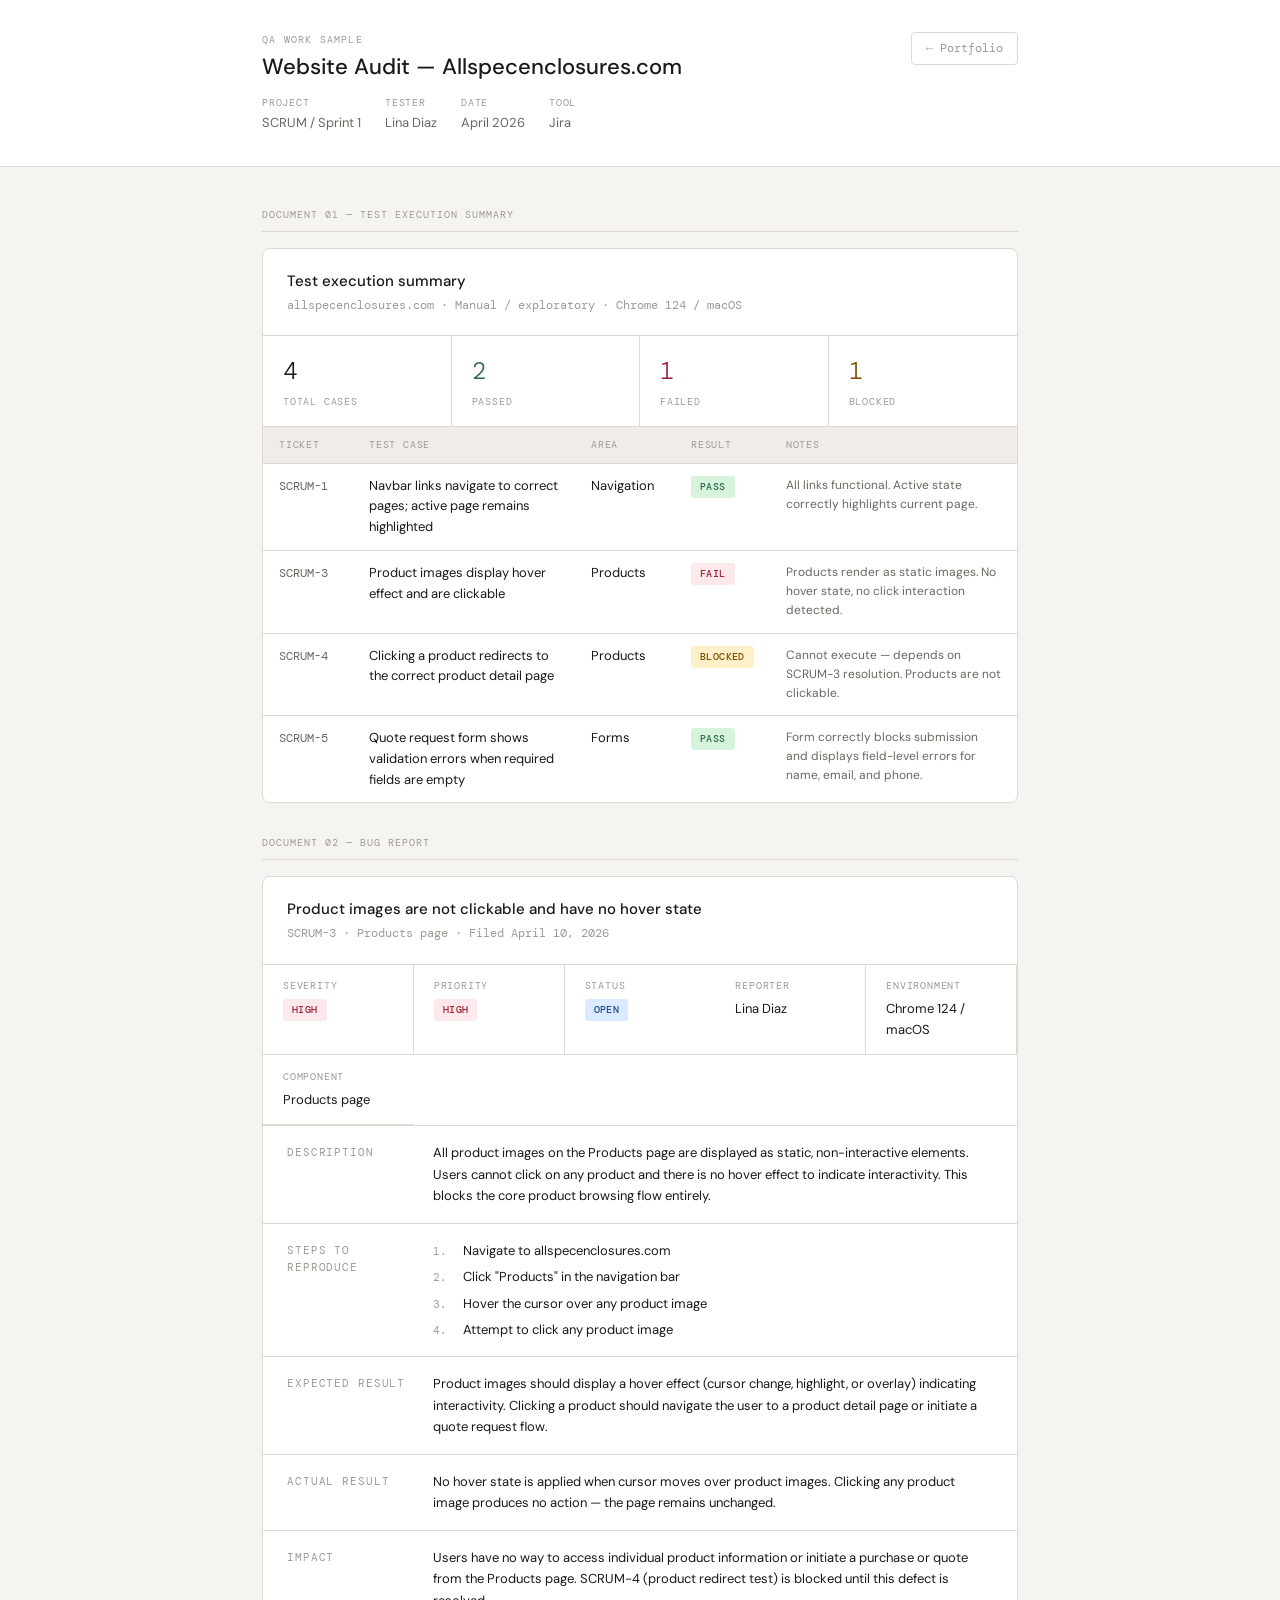
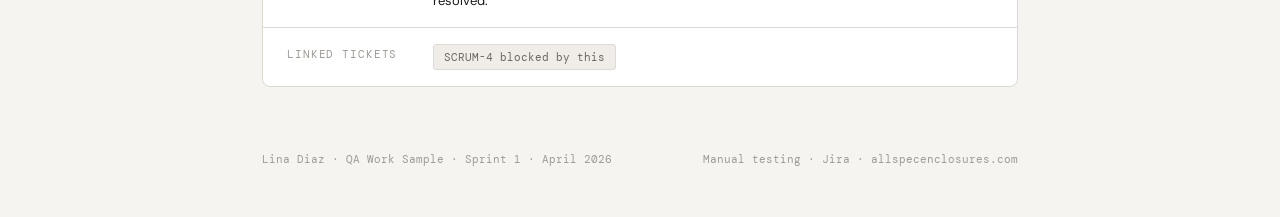
<file: qa-audit.html>
<!doctype html>
<html lang="en">
  <head>
    <meta charset="UTF-8" />
    <meta name="viewport" content="width=device-width, initial-scale=1.0" />
    <title>QA Work Sample — Lina Diaz</title>
    <link
      href="https://fonts.googleapis.com/css2?family=DM+Mono:wght@400;500&family=DM+Sans:wght@300;400;500&display=swap"
      rel="stylesheet"
    />
    <style>
      *,
      *::before,
      *::after {
        box-sizing: border-box;
        margin: 0;
        padding: 0;
      }

      :root {
        --bg: #f5f4f0;
        --surface: #ffffff;
        --surface-2: #f0ede8;
        --border: #dddad4;
        --text: #1a1917;
        --muted: #6b6760;
        --hint: #9e9a94;
        --pass: #2d6a4f;
        --pass-bg: #d8f3dc;
        --fail: #9b2335;
        --fail-bg: #fde8ec;
        --blocked: #7d4e00;
        --blocked-bg: #fff0cc;
        --open: #1a4f8a;
        --open-bg: #dbeafe;
        --accent: #1a1917;
      }

      body {
        font-family: "DM Sans", sans-serif;
        background: var(--bg);
        color: var(--text);
        font-size: 14px;
        line-height: 1.6;
        min-height: 100vh;
      }

      header {
        background: var(--surface);
        border-bottom: 1px solid var(--border);
        padding: 2rem 0;
      }

      .header-inner {
        max-width: 820px;
        margin: 0 auto;
        padding: 0 2rem;
        display: flex;
        align-items: flex-start;
        justify-content: space-between;
        gap: 1rem;
        flex-wrap: wrap;
      }

      .header-left {
        display: flex;
        flex-direction: column;
        gap: 0.4rem;
      }

      .eyebrow {
        font-family: "DM Mono", monospace;
        font-size: 10px;
        letter-spacing: 0.12em;
        text-transform: uppercase;
        color: var(--hint);
      }

      h1 {
        font-size: 22px;
        font-weight: 500;
        color: var(--text);
        line-height: 1.2;
      }

      .header-meta {
        display: flex;
        gap: 1.5rem;
        flex-wrap: wrap;
        margin-top: 0.5rem;
      }

      .meta-pair {
        display: flex;
        flex-direction: column;
        gap: 2px;
      }
      .meta-key {
        font-size: 10px;
        font-family: "DM Mono", monospace;
        text-transform: uppercase;
        letter-spacing: 0.08em;
        color: var(--hint);
      }
      .meta-val {
        font-size: 13px;
        font-weight: 400;
        color: var(--muted);
      }

      .back-link {
        font-size: 12px;
        font-family: "DM Mono", monospace;
        color: var(--hint);
        text-decoration: none;
        border: 1px solid var(--border);
        padding: 6px 14px;
        border-radius: 4px;
        transition:
          border-color 0.15s,
          color 0.15s;
        white-space: nowrap;
        align-self: flex-start;
      }
      .back-link:hover {
        color: var(--text);
        border-color: var(--text);
      }

      main {
        max-width: 820px;
        margin: 0 auto;
        padding: 2.5rem 2rem 4rem;
        display: flex;
        flex-direction: column;
        gap: 2rem;
      }

      .doc-section {
        display: flex;
        flex-direction: column;
        gap: 1rem;
      }

      .doc-label {
        font-family: "DM Mono", monospace;
        font-size: 10px;
        letter-spacing: 0.1em;
        text-transform: uppercase;
        color: var(--hint);
        padding-bottom: 0.5rem;
        border-bottom: 1px solid var(--border);
      }

      .card {
        background: var(--surface);
        border: 1px solid var(--border);
        border-radius: 8px;
        overflow: hidden;
      }

      .card-header {
        padding: 1.25rem 1.5rem;
        border-bottom: 1px solid var(--border);
      }

      .card-title {
        font-size: 15px;
        font-weight: 500;
        color: var(--text);
        margin-bottom: 3px;
      }
      .card-sub {
        font-size: 12px;
        color: var(--hint);
        font-family: "DM Mono", monospace;
      }

      .stats-row {
        display: grid;
        grid-template-columns: repeat(4, 1fr);
        border-bottom: 1px solid var(--border);
      }

      .stat {
        padding: 1rem 1.25rem;
        border-right: 1px solid var(--border);
        display: flex;
        flex-direction: column;
        gap: 3px;
      }
      .stat:last-child {
        border-right: none;
      }
      .stat-num {
        font-size: 24px;
        font-weight: 300;
        color: var(--text);
        font-family: "DM Mono", monospace;
      }
      .stat-num.green {
        color: var(--pass);
      }
      .stat-num.red {
        color: var(--fail);
      }
      .stat-num.amber {
        color: var(--blocked);
      }
      .stat-label {
        font-size: 10px;
        text-transform: uppercase;
        letter-spacing: 0.08em;
        color: var(--hint);
        font-family: "DM Mono", monospace;
      }

      table {
        width: 100%;
        border-collapse: collapse;
      }
      thead th {
        padding: 10px 16px;
        text-align: left;
        font-size: 10px;
        font-family: "DM Mono", monospace;
        text-transform: uppercase;
        letter-spacing: 0.08em;
        color: var(--hint);
        background: var(--surface-2);
        font-weight: 400;
        border-bottom: 1px solid var(--border);
      }
      tbody td {
        padding: 12px 16px;
        border-bottom: 1px solid var(--border);
        font-size: 13px;
        vertical-align: top;
        color: var(--text);
      }
      tbody tr:last-child td {
        border-bottom: none;
      }
      tbody tr:hover {
        background: var(--surface-2);
      }

      .ticket-id {
        font-family: "DM Mono", monospace;
        font-size: 12px;
        color: var(--muted);
        white-space: nowrap;
      }

      .badge {
        display: inline-block;
        font-size: 10px;
        font-family: "DM Mono", monospace;
        font-weight: 500;
        letter-spacing: 0.04em;
        padding: 3px 9px;
        border-radius: 3px;
        text-transform: uppercase;
        white-space: nowrap;
      }
      .badge-pass {
        background: var(--pass-bg);
        color: var(--pass);
      }
      .badge-fail {
        background: var(--fail-bg);
        color: var(--fail);
      }
      .badge-blocked {
        background: var(--blocked-bg);
        color: var(--blocked);
      }
      .badge-open {
        background: var(--open-bg);
        color: var(--open);
      }
      .badge-high {
        background: var(--fail-bg);
        color: var(--fail);
      }

      .note-text {
        font-size: 12px;
        color: var(--muted);
        margin-top: 3px;
      }

      .bug-meta {
        display: grid;
        grid-template-columns: repeat(auto-fill, minmax(130px, 1fr));
        gap: 0;
        border-bottom: 1px solid var(--border);
      }
      .bug-meta-item {
        padding: 0.85rem 1.25rem;
        border-right: 1px solid var(--border);
        border-bottom: 1px solid var(--border);
      }
      .bug-meta-item:nth-child(3n) {
        border-right: none;
      }
      .bug-meta-label {
        font-size: 10px;
        font-family: "DM Mono", monospace;
        text-transform: uppercase;
        letter-spacing: 0.08em;
        color: var(--hint);
        margin-bottom: 5px;
      }
      .bug-meta-val {
        font-size: 13px;
        color: var(--text);
      }

      .field-block {
        padding: 1rem 1.5rem;
        border-bottom: 1px solid var(--border);
        display: grid;
        grid-template-columns: 130px 1fr;
        gap: 1rem;
      }
      .field-block:last-child {
        border-bottom: none;
      }
      .field-key {
        font-size: 11px;
        font-family: "DM Mono", monospace;
        text-transform: uppercase;
        letter-spacing: 0.08em;
        color: var(--hint);
        padding-top: 2px;
      }
      .field-val {
        font-size: 13px;
        color: var(--text);
        line-height: 1.65;
      }

      ol.steps {
        list-style: none;
        display: flex;
        flex-direction: column;
        gap: 5px;
      }
      ol.steps li {
        display: flex;
        gap: 10px;
      }
      .step-n {
        font-family: "DM Mono", monospace;
        font-size: 11px;
        color: var(--hint);
        min-width: 20px;
        padding-top: 2px;
      }

      .tag {
        display: inline-block;
        font-size: 11px;
        font-family: "DM Mono", monospace;
        padding: 3px 10px;
        border-radius: 3px;
        background: var(--surface-2);
        color: var(--muted);
        border: 1px solid var(--border);
      }

      footer {
        max-width: 820px;
        margin: 0 auto;
        padding: 0 2rem 3rem;
        font-size: 11px;
        font-family: "DM Mono", monospace;
        color: var(--hint);
        display: flex;
        justify-content: space-between;
        flex-wrap: wrap;
        gap: 0.5rem;
      }

      @media (max-width: 600px) {
        .stats-row {
          grid-template-columns: repeat(2, 1fr);
        }
        .field-block {
          grid-template-columns: 1fr;
          gap: 4px;
        }
        .bug-meta-item:nth-child(3n) {
          border-right: 1px solid var(--border);
        }
        .bug-meta-item:nth-child(2n) {
          border-right: none;
        }
      }
    </style>
  </head>
  <body>
    <header>
      <div class="header-inner">
        <div class="header-left">
          <span class="eyebrow">QA Work Sample</span>
          <h1>Website Audit — Allspecenclosures.com</h1>
          <div class="header-meta">
            <div class="meta-pair">
              <span class="meta-key">Project</span
              ><span class="meta-val">SCRUM / Sprint 1</span>
            </div>
            <div class="meta-pair">
              <span class="meta-key">Tester</span
              ><span class="meta-val">Lina Diaz</span>
            </div>
            <div class="meta-pair">
              <span class="meta-key">Date</span
              ><span class="meta-val">April 2026</span>
            </div>
            <div class="meta-pair">
              <span class="meta-key">Tool</span
              ><span class="meta-val">Jira</span>
            </div>
          </div>
        </div>
        <a class="back-link" href="./index.html">← Portfolio</a>
      </div>
    </header>

    <main>
      <!-- Doc 1: Test Execution Summary -->
      <div class="doc-section">
        <div class="doc-label">Document 01 — Test execution summary</div>
        <div class="card">
          <div class="card-header">
            <div class="card-title">Test execution summary</div>
            <div class="card-sub">
              allspecenclosures.com · Manual / exploratory · Chrome 124 / macOS
            </div>
          </div>

          <div class="stats-row">
            <div class="stat">
              <span class="stat-num">4</span>
              <span class="stat-label">Total cases</span>
            </div>
            <div class="stat">
              <span class="stat-num green">2</span>
              <span class="stat-label">Passed</span>
            </div>
            <div class="stat">
              <span class="stat-num red">1</span>
              <span class="stat-label">Failed</span>
            </div>
            <div class="stat">
              <span class="stat-num amber">1</span>
              <span class="stat-label">Blocked</span>
            </div>
          </div>

          <table>
            <thead>
              <tr>
                <th style="width: 90px">Ticket</th>
                <th>Test case</th>
                <th style="width: 100px">Area</th>
                <th style="width: 80px">Result</th>
                <th>Notes</th>
              </tr>
            </thead>
            <tbody>
              <tr>
                <td><span class="ticket-id">SCRUM-1</span></td>
                <td>
                  Navbar links navigate to correct pages; active page remains
                  highlighted
                </td>
                <td>Navigation</td>
                <td><span class="badge badge-pass">Pass</span></td>
                <td class="note-text">
                  All links functional. Active state correctly highlights
                  current page.
                </td>
              </tr>
              <tr>
                <td><span class="ticket-id">SCRUM-3</span></td>
                <td>Product images display hover effect and are clickable</td>
                <td>Products</td>
                <td><span class="badge badge-fail">Fail</span></td>
                <td class="note-text">
                  Products render as static images. No hover state, no click
                  interaction detected.
                </td>
              </tr>
              <tr>
                <td><span class="ticket-id">SCRUM-4</span></td>
                <td>
                  Clicking a product redirects to the correct product detail
                  page
                </td>
                <td>Products</td>
                <td><span class="badge badge-blocked">Blocked</span></td>
                <td class="note-text">
                  Cannot execute — depends on SCRUM-3 resolution. Products are
                  not clickable.
                </td>
              </tr>
              <tr>
                <td><span class="ticket-id">SCRUM-5</span></td>
                <td>
                  Quote request form shows validation errors when required
                  fields are empty
                </td>
                <td>Forms</td>
                <td><span class="badge badge-pass">Pass</span></td>
                <td class="note-text">
                  Form correctly blocks submission and displays field-level
                  errors for name, email, and phone.
                </td>
              </tr>
            </tbody>
          </table>
        </div>
      </div>

      <!-- Doc 2: Bug Report -->
      <div class="doc-section">
        <div class="doc-label">Document 02 — Bug report</div>
        <div class="card">
          <div class="card-header">
            <div class="card-title">
              Product images are not clickable and have no hover state
            </div>
            <div class="card-sub">
              SCRUM-3 · Products page · Filed April 10, 2026
            </div>
          </div>

          <div class="bug-meta">
            <div class="bug-meta-item">
              <div class="bug-meta-label">Severity</div>
              <div class="bug-meta-val">
                <span class="badge badge-high">High</span>
              </div>
            </div>
            <div class="bug-meta-item">
              <div class="bug-meta-label">Priority</div>
              <div class="bug-meta-val">
                <span class="badge badge-high">High</span>
              </div>
            </div>
            <div class="bug-meta-item">
              <div class="bug-meta-label">Status</div>
              <div class="bug-meta-val">
                <span class="badge badge-open">Open</span>
              </div>
            </div>
            <div class="bug-meta-item">
              <div class="bug-meta-label">Reporter</div>
              <div class="bug-meta-val">Lina Diaz</div>
            </div>
            <div class="bug-meta-item">
              <div class="bug-meta-label">Environment</div>
              <div class="bug-meta-val">Chrome 124 / macOS</div>
            </div>
            <div class="bug-meta-item">
              <div class="bug-meta-label">Component</div>
              <div class="bug-meta-val">Products page</div>
            </div>
          </div>

          <div class="field-block">
            <div class="field-key">Description</div>
            <div class="field-val">
              All product images on the Products page are displayed as static,
              non-interactive elements. Users cannot click on any product and
              there is no hover effect to indicate interactivity. This blocks
              the core product browsing flow entirely.
            </div>
          </div>

          <div class="field-block">
            <div class="field-key">Steps to reproduce</div>
            <div class="field-val">
              <ol class="steps">
                <li>
                  <span class="step-n">1.</span>Navigate to
                  allspecenclosures.com
                </li>
                <li>
                  <span class="step-n">2.</span>Click "Products" in the
                  navigation bar
                </li>
                <li>
                  <span class="step-n">3.</span>Hover the cursor over any
                  product image
                </li>
                <li>
                  <span class="step-n">4.</span>Attempt to click any product
                  image
                </li>
              </ol>
            </div>
          </div>

          <div class="field-block">
            <div class="field-key">Expected result</div>
            <div class="field-val">
              Product images should display a hover effect (cursor change,
              highlight, or overlay) indicating interactivity. Clicking a
              product should navigate the user to a product detail page or
              initiate a quote request flow.
            </div>
          </div>

          <div class="field-block">
            <div class="field-key">Actual result</div>
            <div class="field-val">
              No hover state is applied when cursor moves over product images.
              Clicking any product image produces no action — the page remains
              unchanged.
            </div>
          </div>

          <div class="field-block">
            <div class="field-key">Impact</div>
            <div class="field-val">
              Users have no way to access individual product information or
              initiate a purchase or quote from the Products page. SCRUM-4
              (product redirect test) is blocked until this defect is resolved.
            </div>
          </div>

          <div class="field-block">
            <div class="field-key">Linked tickets</div>
            <div class="field-val">
              <span class="tag">SCRUM-4 blocked by this</span>
            </div>
          </div>
        </div>
      </div>
    </main>

    <footer>
      <span>Lina Diaz · QA Work Sample · Sprint 1 · April 2026</span>
      <span>Manual testing · Jira · allspecenclosures.com</span>
    </footer>
  </body>
</html>
</file>
